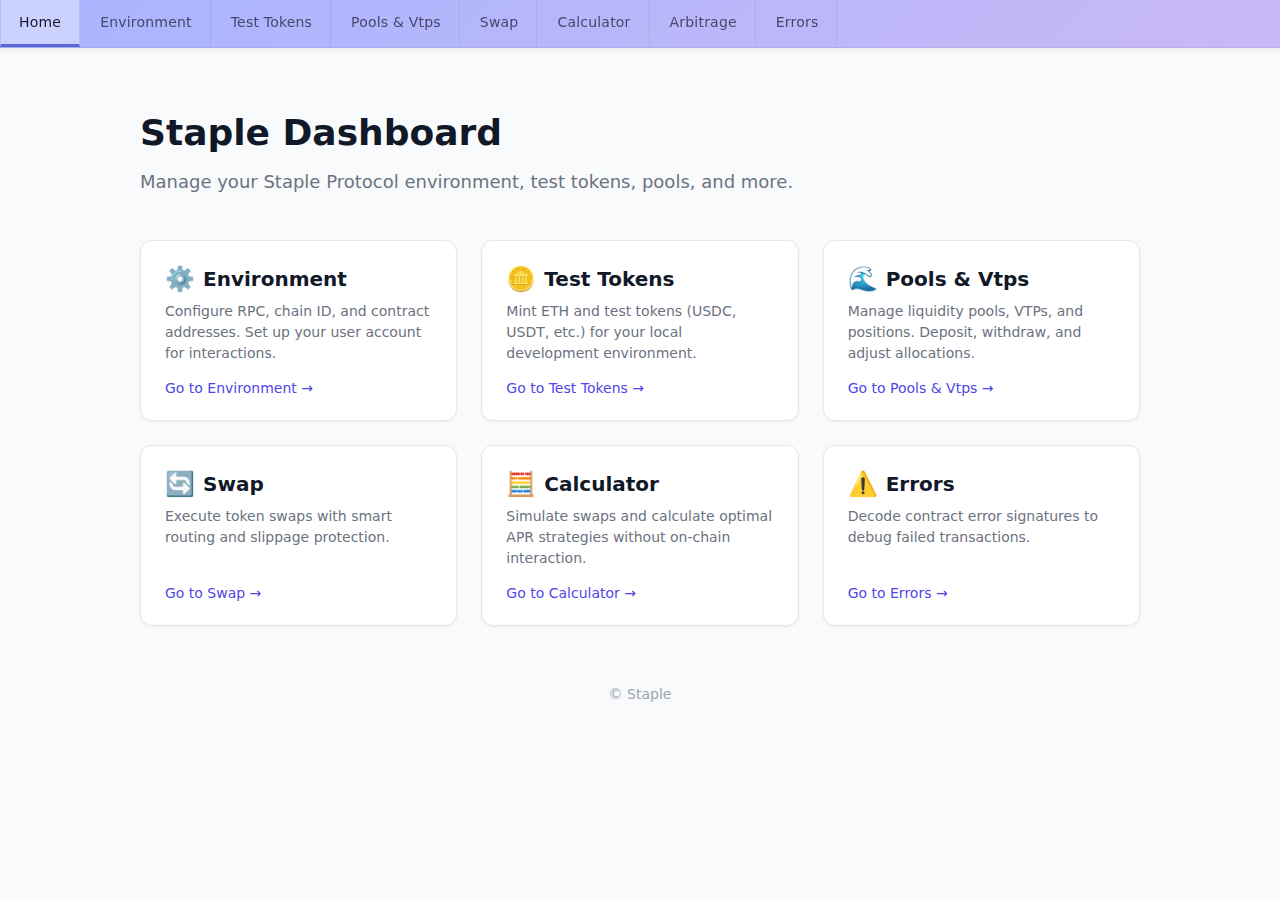
<file: index.html>
<!DOCTYPE html>
<html lang="en">
<head>
    <meta charset="UTF-8">
    <meta name="viewport" content="width=device-width, initial-scale=1.0">
    <title>Staple Dashboard</title>
    <script>var toHome = "./";</script>
    <script src="./src/components/navbar/navbar.js" defer></script>
    <link rel="stylesheet" href="./src/components/navbar/navbar.css">
    <style>
        body {
            font-family: system-ui, -apple-system, BlinkMacSystemFont, 'Segoe UI', Roboto, Oxygen, Ubuntu, Cantarell, 'Open Sans', 'Helvetica Neue', sans-serif;
            background-color: #f9fafb;
            color: #1f2937;
            margin: 0;
            padding: 0;
        }
        .container {
            max-width: 1000px;
            margin: 40px auto;
            padding: 0 20px;
        }
        h1 {
            font-size: 2.25rem;
            font-weight: 700;
            margin-bottom: 1rem;
            color: #111827;
        }
        p.subtitle {
            font-size: 1.125rem;
            color: #6b7280;
            margin-bottom: 3rem;
        }
        .grid {
            display: grid;
            grid-template-columns: repeat(auto-fill, minmax(300px, 1fr));
            gap: 24px;
        }
        .card {
            background: white;
            border: 1px solid #e5e7eb;
            border-radius: 12px;
            padding: 24px;
            transition: all 0.2s;
            display: flex;
            flex-direction: column;
            text-decoration: none;
            color: inherit;
            box-shadow: 0 1px 3px rgba(0,0,0,0.05);
        }
        .card:hover {
            transform: translateY(-2px);
            box-shadow: 0 10px 15px -3px rgba(0, 0, 0, 0.1), 0 4px 6px -2px rgba(0, 0, 0, 0.05);
            border-color: #d1d5db;
        }
        .card h2 {
            font-size: 1.25rem;
            font-weight: 600;
            margin: 0 0 8px 0;
            color: #111827;
            display: flex;
            align-items: center;
            gap: 8px;
        }
        .card p {
            font-size: 0.875rem;
            color: #6b7280;
            margin: 0;
            line-height: 1.5;
            flex-grow: 1;
        }
        .card .arrow {
            margin-top: 16px;
            font-size: 0.875rem;
            font-weight: 500;
            color: #4f46e5;
            display: flex;
            align-items: center;
            gap: 4px;
        }
        .icon {
            font-size: 1.5rem;
        }
        footer {
            margin-top: 60px;
            text-align: center;
            font-size: 0.875rem;
            color: #9ca3af;
            padding-bottom: 40px;
        }
        footer a {
            color: #6b7280;
            text-decoration: underline;
        }
    </style>
</head>
<body>
    <div class="container">
        <h1>Staple Dashboard</h1>
        <p class="subtitle">Manage your Staple Protocol environment, test tokens, pools, and more.</p>

        <div class="grid">
            <a href="./src/pages/environment/index.html" class="card">
                <h2><span class="icon">⚙️</span> Environment</h2>
                <p>Configure RPC, chain ID, and contract addresses. Set up your user account for interactions.</p>
                <div class="arrow">Go to Environment &rarr;</div>
            </a>

            <a href="./src/pages/testtoken/index.html" class="card">
                <h2><span class="icon">🪙</span> Test Tokens</h2>
                <p>Mint ETH and test tokens (USDC, USDT, etc.) for your local development environment.</p>
                <div class="arrow">Go to Test Tokens &rarr;</div>
            </a>

            <a href="./src/pages/pools-vtps/index.html" class="card">
                <h2><span class="icon">🌊</span> Pools & Vtps</h2>
                <p>Manage liquidity pools, VTPs, and positions. Deposit, withdraw, and adjust allocations.</p>
                <div class="arrow">Go to Pools & Vtps &rarr;</div>
            </a>

            <a href="./src/pages/swap/index.html" class="card">
                <h2><span class="icon">🔄</span> Swap</h2>
                <p>Execute token swaps with smart routing and slippage protection.</p>
                <div class="arrow">Go to Swap &rarr;</div>
            </a>

            <a href="./src/pages/calc/index.html" class="card">
                <h2><span class="icon">🧮</span> Calculator</h2>
                <p>Simulate swaps and calculate optimal APR strategies without on-chain interaction.</p>
                <div class="arrow">Go to Calculator &rarr;</div>
            </a>

            <a href="./src/pages/errors/index.html" class="card">
                <h2><span class="icon">⚠️</span> Errors</h2>
                <p>Decode contract error signatures to debug failed transactions.</p>
                <div class="arrow">Go to Errors &rarr;</div>
            </a>
        </div>

        <footer>
            <!-- <p>For detailed documentation, please refer to the <a href="./README.md">README</a>.</p> -->
            <p>&copy; Staple</p>
        </footer>
    </div>
</body>
</html>
</file>
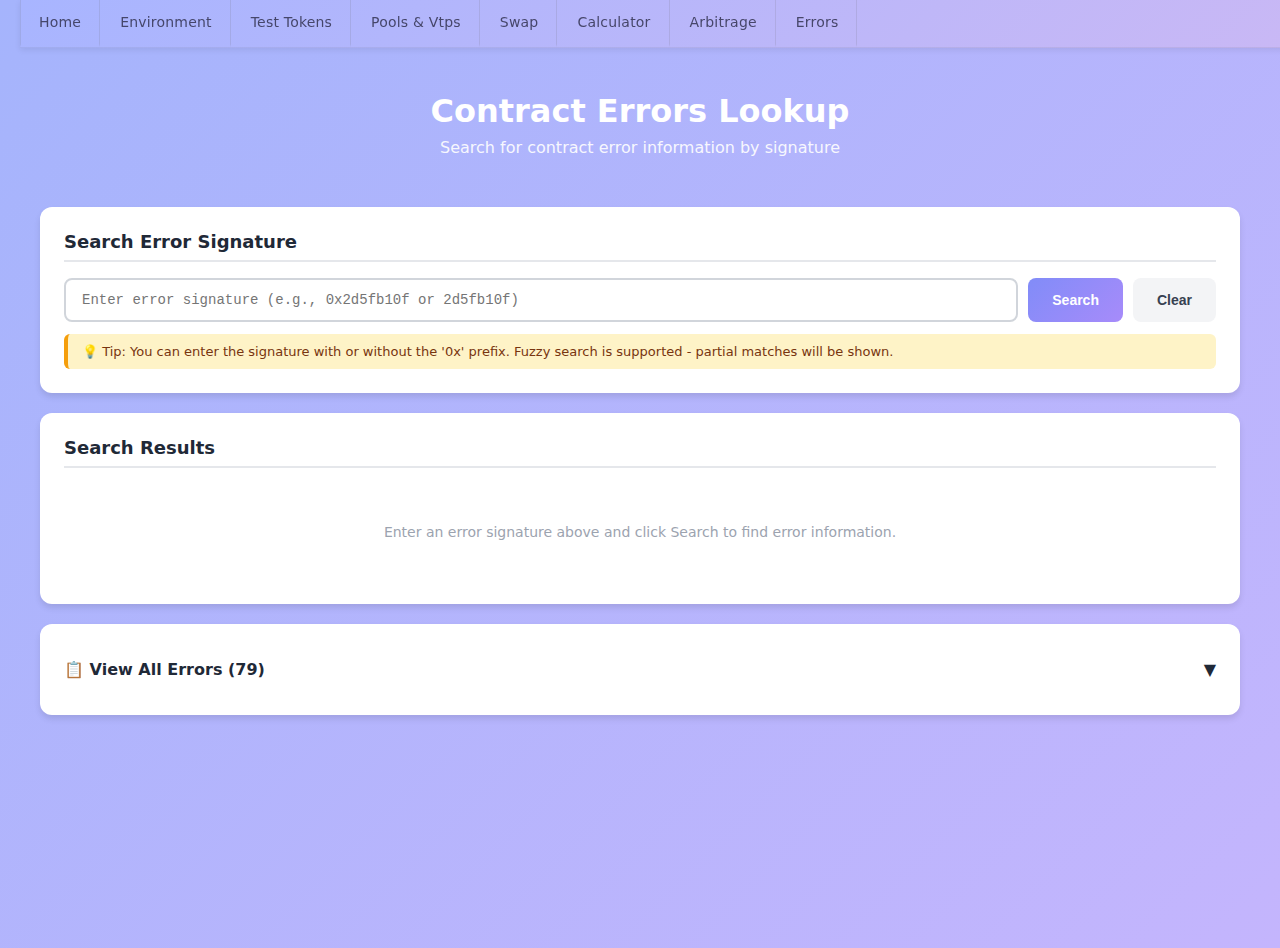
<file: src/pages/errors/index.html>
<!DOCTYPE html>
<html lang="en">
<head>
  <meta charset="UTF-8" />
  <title>Errors Lookup</title>
  <meta name="viewport" content="width=device-width,initial-scale=1.0" />
  <script>var toHome = "../../../";</script>
  
  <!-- Error Map Data -->
  <script src="./errorMap.js"></script>
  
  <!-- Styles -->
  <link rel="stylesheet" href="../../components/navbar/navbar.css" />
  <link rel="stylesheet" href="./errors.css" />
</head>
<body>
  <div class="errors-page">
    <div class="errors-header">
      <h1>Contract Errors Lookup</h1>
      <p class="header-desc">Search for contract error information by signature</p>
    </div>

    <div class="errors-container">
      <!-- Search Section -->
      <div class="search-card">
        <h3>Search Error Signature</h3>
        
        <div class="search-input-group">
          <input 
            type="text" 
            id="error-search-input" 
            placeholder="Enter error signature (e.g., 0x2d5fb10f or 2d5fb10f)"
            autocomplete="off"
          />
          <button id="btn-search" class="btn-primary">Search</button>
          <button id="btn-clear" class="btn-secondary">Clear</button>
        </div>

        <div class="search-hint">
          💡 Tip: You can enter the signature with or without the '0x' prefix. 
          Fuzzy search is supported - partial matches will be shown.
        </div>
      </div>

      <!-- Results Section -->
      <div class="results-card">
        <h3>Search Results</h3>
        
        <div id="results-container" class="results-empty">
          <p class="empty-message">
            Enter an error signature above and click Search to find error information.
          </p>
        </div>
      </div>

      <!-- All Errors Section -->
      <div class="all-errors-card">
        <details>
          <summary>
            <span>📋 View All Errors (<span id="total-errors-count">0</span>)</span>
            <span class="expand-icon">▼</span>
          </summary>
          <div class="all-errors-content">
            <div id="all-errors-list"></div>
          </div>
        </details>
      </div>
    </div>
  </div>

  <script src="../../components/navbar/navbar.js" defer></script>
  <script src="./errors.js" defer></script>
</body>
</html>
</file>
<file: src/components/navbar/navbar.css>
.navbar {
    background: linear-gradient(135deg, #a8b5ff 0%, #c9b8f5 100%);
    padding: 0;
    display: flex;
    justify-content: flex-start;
    align-items: center;
    gap: 2px;
    border-bottom: 1px solid rgba(100, 100, 100, 0.1);
    position: fixed;
    width: 100%;
    top: 0;
    z-index: 10000 !important;
    box-shadow: 0 2px 6px rgba(0, 0, 0, 0.08);
}

.nav-link {
    color: rgba(50, 50, 80, 0.85);
    text-decoration: none;
    padding: 14px 18px;
    font-size: 14px;
    font-weight: 500;
    letter-spacing: 0.2px;
    transition: all 0.25s ease;
    border-right: 1px solid rgba(100, 100, 100, 0.15);
    border-bottom: 3px solid transparent;
    display: inline-block;
    white-space: nowrap;
    background-color: transparent;
}

.nav-link:first-child {
    border-left: 1px solid rgba(100, 100, 100, 0.15);
}

.nav-link:hover {
    background-color: rgba(255, 255, 255, 0.4);
    color: #1a1a2e;
    border-bottom-color: #5a67d8;
}

.nav-link:active {
    background-color: rgba(255, 255, 255, 0.5);
}

/* Highlight current page */
.nav-link.active {
    background-color: rgba(255, 255, 255, 0.5);
    color: #1a1a2e;
    border-bottom-color: #5a67d8;
}

body {
    margin-top: 48px !important;
    padding-top: 24px !important;
}
</file>
<file: src/pages/errors/errors.css>
/* Errors Page Styles */

* {
  box-sizing: border-box;
  margin: 0;
  padding: 0;
}

body {
  font-family: system-ui, -apple-system, BlinkMacSystemFont, 'Segoe UI', Roboto, Helvetica, Arial, sans-serif;
  background: linear-gradient(135deg, #a5b4fc 0%, #c4b5fd 100%);
  min-height: 100vh;
  padding: 20px;
}

.errors-page {
  max-width: 1200px;
  margin: 0 auto;
}

/* Header */
.errors-header {
  text-align: center;
  color: white;
  margin-bottom: 30px;
  padding: 20px;
}

.errors-header h1 {
  font-size: 32px;
  margin-bottom: 8px;
  font-weight: 700;
}

.header-desc {
  font-size: 16px;
  opacity: 0.9;
}

/* Container */
.errors-container {
  display: flex;
  flex-direction: column;
  gap: 20px;
}

/* Card Styles */
.search-card,
.results-card,
.all-errors-card {
  background: white;
  border-radius: 12px;
  padding: 24px;
  box-shadow: 0 4px 6px rgba(0, 0, 0, 0.1);
}

.search-card h3,
.results-card h3 {
  font-size: 18px;
  margin-bottom: 16px;
  color: #1f2937;
  border-bottom: 2px solid #e5e7eb;
  padding-bottom: 8px;
}

/* Search Input Group */
.search-input-group {
  display: flex;
  gap: 10px;
  margin-bottom: 12px;
}

#error-search-input {
  flex: 1;
  padding: 12px 16px;
  border: 2px solid #d1d5db;
  border-radius: 8px;
  font-size: 14px;
  font-family: 'Courier New', monospace;
  transition: border-color 0.2s;
}

#error-search-input:focus {
  outline: none;
  border-color: #667eea;
}

.btn-primary,
.btn-secondary {
  padding: 12px 24px;
  border: none;
  border-radius: 8px;
  font-size: 14px;
  font-weight: 600;
  cursor: pointer;
  transition: all 0.2s;
  white-space: nowrap;
}

.btn-primary {
  background: linear-gradient(135deg, #818cf8 0%, #a78bfa 100%);
  color: white;
}

.btn-primary:hover {
  transform: translateY(-2px);
  box-shadow: 0 4px 8px rgba(129, 140, 248, 0.3);
}

.btn-secondary {
  background: #f3f4f6;
  color: #374151;
}

.btn-secondary:hover {
  background: #e5e7eb;
}

.search-hint {
  padding: 10px 14px;
  background: #fef3c7;
  border-left: 4px solid #f59e0b;
  border-radius: 6px;
  font-size: 13px;
  color: #78350f;
}

/* Results Container States */
.results-empty {
  padding: 40px 20px;
  text-align: center;
  color: #9ca3af;
}

.empty-message {
  font-size: 14px;
}

.results-found {
  display: flex;
  flex-direction: column;
  gap: 16px;
}

.results-not-found {
  padding: 20px;
}

/* Fuzzy Notice */
.fuzzy-notice {
  padding: 10px 14px;
  background: #dbeafe;
  border-left: 4px solid #3b82f6;
  border-radius: 6px;
  font-size: 14px;
  color: #1e40af;
  font-weight: 500;
}

/* Error Result Card */
.error-result {
  border: 2px solid #e5e7eb;
  border-radius: 8px;
  overflow: hidden;
  transition: all 0.2s;
}

.error-result:hover {
  border-color: #818cf8;
  box-shadow: 0 2px 8px rgba(129, 140, 248, 0.1);
}

.error-result-header {
  background: linear-gradient(135deg, #818cf8 0%, #a78bfa 100%);
  color: white;
  padding: 12px 16px;
  display: flex;
  justify-content: space-between;
  align-items: center;
}

.error-signature {
  font-family: 'Courier New', monospace;
  font-size: 16px;
  font-weight: 700;
}

.result-number {
  background: rgba(255, 255, 255, 0.2);
  padding: 4px 10px;
  border-radius: 12px;
  font-size: 12px;
  font-weight: 600;
}

.error-result-body {
  padding: 16px;
  display: flex;
  flex-direction: column;
  gap: 12px;
}

.error-field {
  display: flex;
  flex-direction: column;
  gap: 4px;
}

.field-label {
  font-size: 12px;
  font-weight: 600;
  color: #6b7280;
  text-transform: uppercase;
  letter-spacing: 0.5px;
}

.field-value {
  font-size: 14px;
  color: #1f2937;
  line-height: 1.6;
}

.error-name {
  font-weight: 700;
  font-size: 16px;
  color: #667eea;
}

.error-declaration {
  background: #f9fafb;
  padding: 8px 12px;
  border-radius: 6px;
  border: 1px solid #e5e7eb;
  font-family: 'Courier New', monospace;
  font-size: 13px;
  display: block;
  overflow-x: auto;
  word-break: break-all;
}

.error-description {
  color: #374151;
}

/* No Results */
.no-results {
  text-align: center;
  padding: 20px;
}

.no-results-icon {
  font-size: 48px;
  margin-bottom: 12px;
}

.no-results-title {
  font-size: 18px;
  font-weight: 700;
  color: #1f2937;
  margin-bottom: 8px;
}

.no-results-message {
  font-size: 14px;
  color: #6b7280;
  line-height: 1.6;
}

.no-results-message ul {
  text-align: left;
  display: inline-block;
  margin-top: 10px;
  padding-left: 20px;
}

.no-results-message li {
  margin: 4px 0;
}

/* All Errors Section */
.all-errors-card details {
  cursor: pointer;
}

.all-errors-card summary {
  display: flex;
  justify-content: space-between;
  align-items: center;
  font-size: 16px;
  font-weight: 600;
  color: #1f2937;
  padding: 12px 0;
  user-select: none;
}

.all-errors-card summary:hover {
  color: #667eea;
}

.expand-icon {
  transition: transform 0.3s;
}

.all-errors-card details[open] .expand-icon {
  transform: rotate(180deg);
}

.all-errors-content {
  margin-top: 16px;
  padding-top: 16px;
  border-top: 2px solid #e5e7eb;
}

.all-errors-grid {
  display: grid;
  grid-template-columns: repeat(auto-fill, minmax(350px, 1fr));
  gap: 16px;
}

.all-error-item {
  border: 1px solid #e5e7eb;
  border-radius: 8px;
  padding: 12px;
  transition: all 0.2s;
  background: #fafafa;
}

.all-error-item:hover {
  border-color: #667eea;
  box-shadow: 0 2px 6px rgba(102, 126, 234, 0.1);
}

.all-error-header {
  display: flex;
  justify-content: space-between;
  align-items: center;
  margin-bottom: 8px;
}

.all-error-name {
  font-weight: 700;
  font-size: 14px;
  color: #667eea;
}

.all-error-signature {
  font-family: 'Courier New', monospace;
  font-size: 12px;
  color: #6b7280;
  background: white;
  padding: 2px 8px;
  border-radius: 4px;
  border: 1px solid #e5e7eb;
}

.all-error-declaration {
  margin-bottom: 6px;
}

.all-error-declaration code {
  font-size: 12px;
  color: #374151;
  background: white;
  padding: 4px 8px;
  border-radius: 4px;
  border: 1px solid #e5e7eb;
  display: block;
  overflow-x: auto;
  word-break: break-all;
}

.all-error-description {
  font-size: 13px;
  color: #6b7280;
  line-height: 1.5;
}

/* Message Styles */
.message {
  padding: 12px 16px;
  border-radius: 6px;
  font-size: 14px;
}

.message-warning {
  background: #fef3c7;
  border-left: 4px solid #f59e0b;
  color: #78350f;
}

.message-info {
  background: #dbeafe;
  border-left: 4px solid #3b82f6;
  color: #1e40af;
}

.error-message {
  padding: 12px 16px;
  background: #fee2e2;
  border-left: 4px solid #ef4444;
  border-radius: 6px;
  color: #991b1b;
  font-size: 14px;
}

/* Responsive */
@media (max-width: 768px) {
  .search-input-group {
    flex-direction: column;
  }

  .all-errors-grid {
    grid-template-columns: 1fr;
  }

  .errors-header h1 {
    font-size: 24px;
  }

  .header-desc {
    font-size: 14px;
  }
}
</file>
